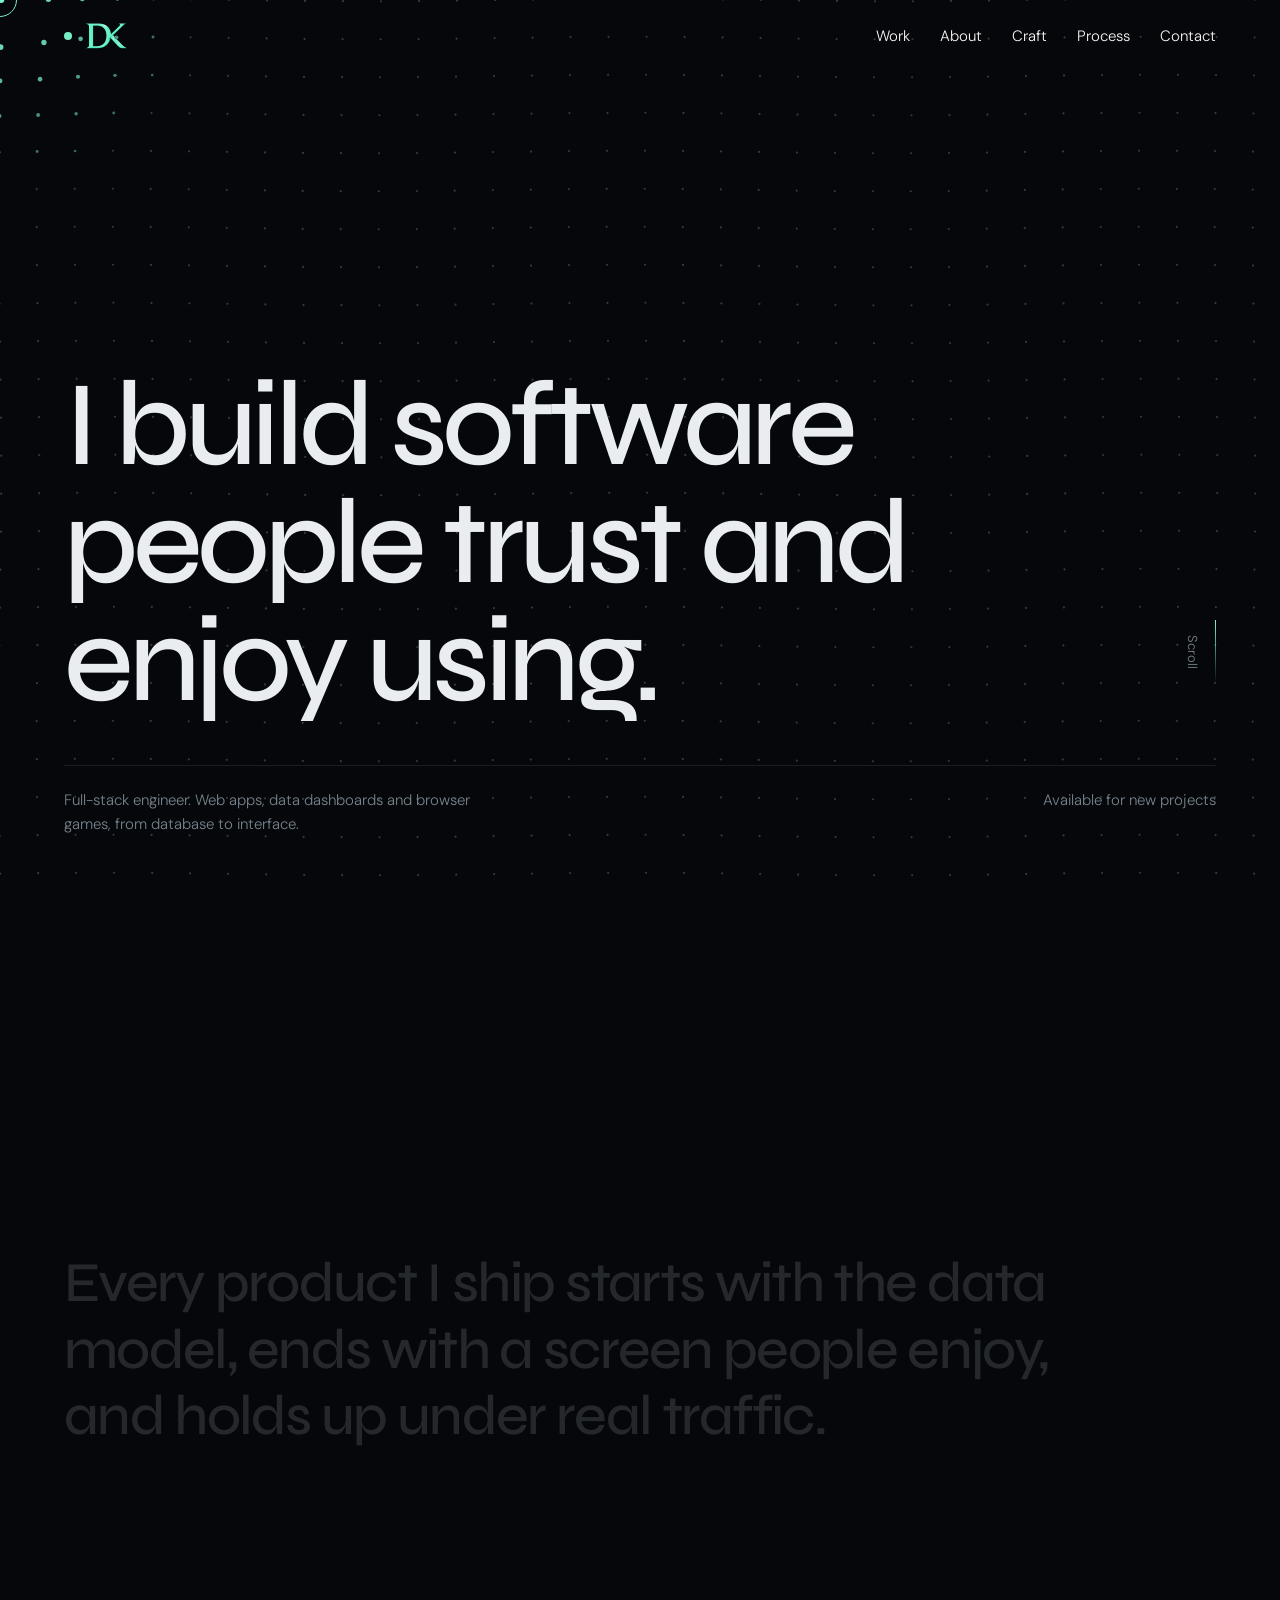
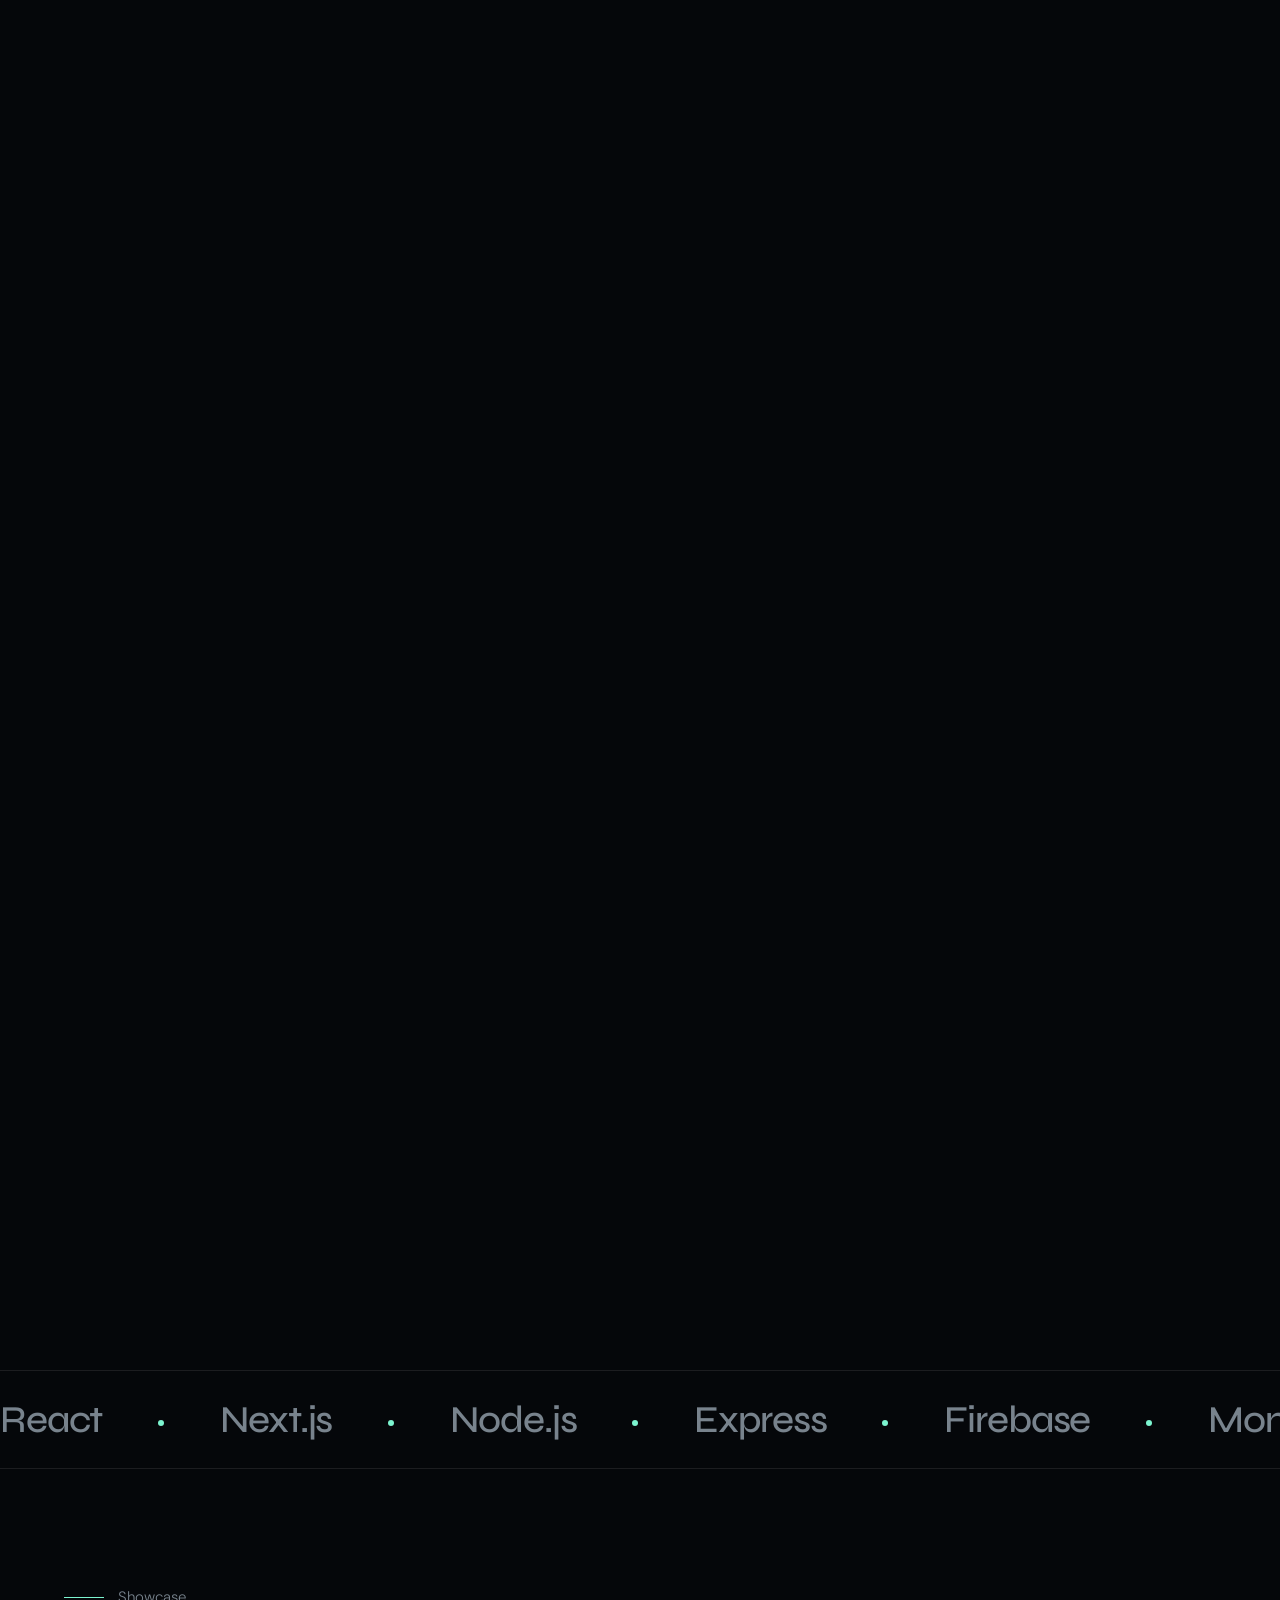
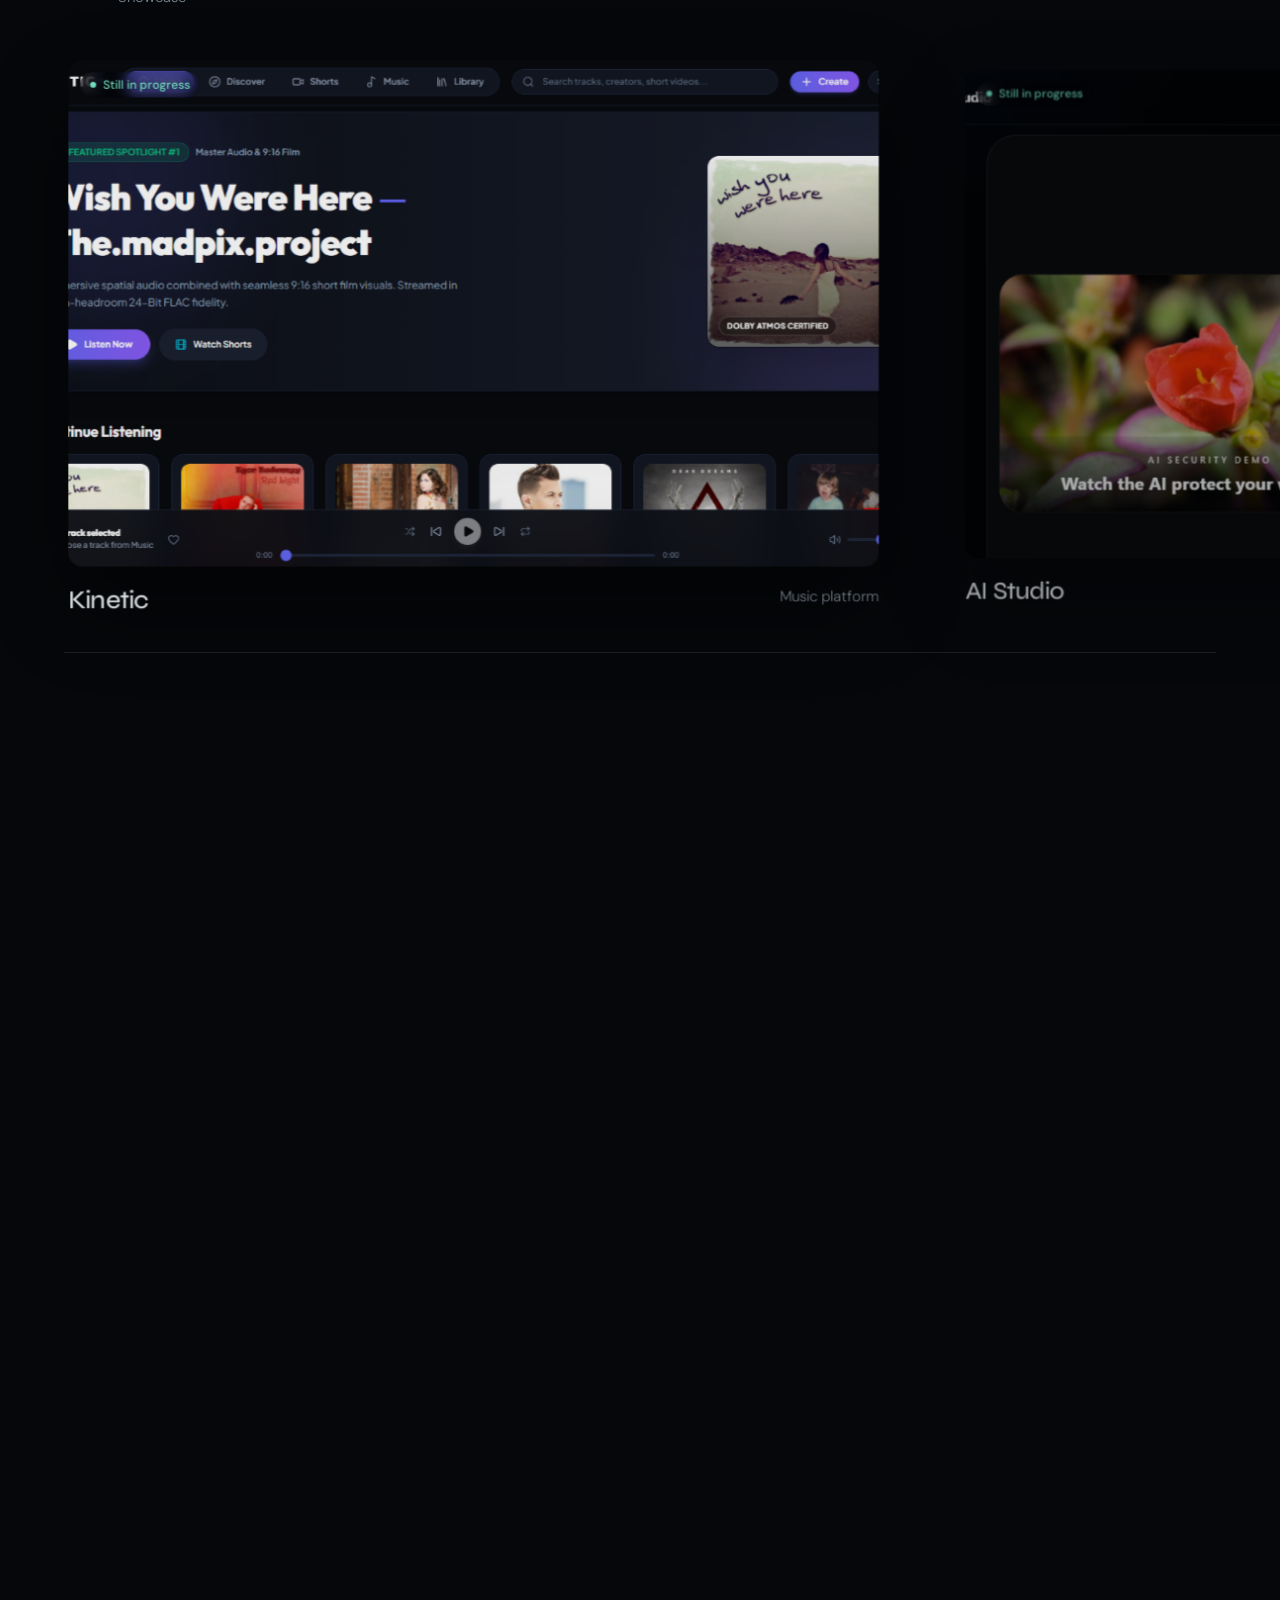
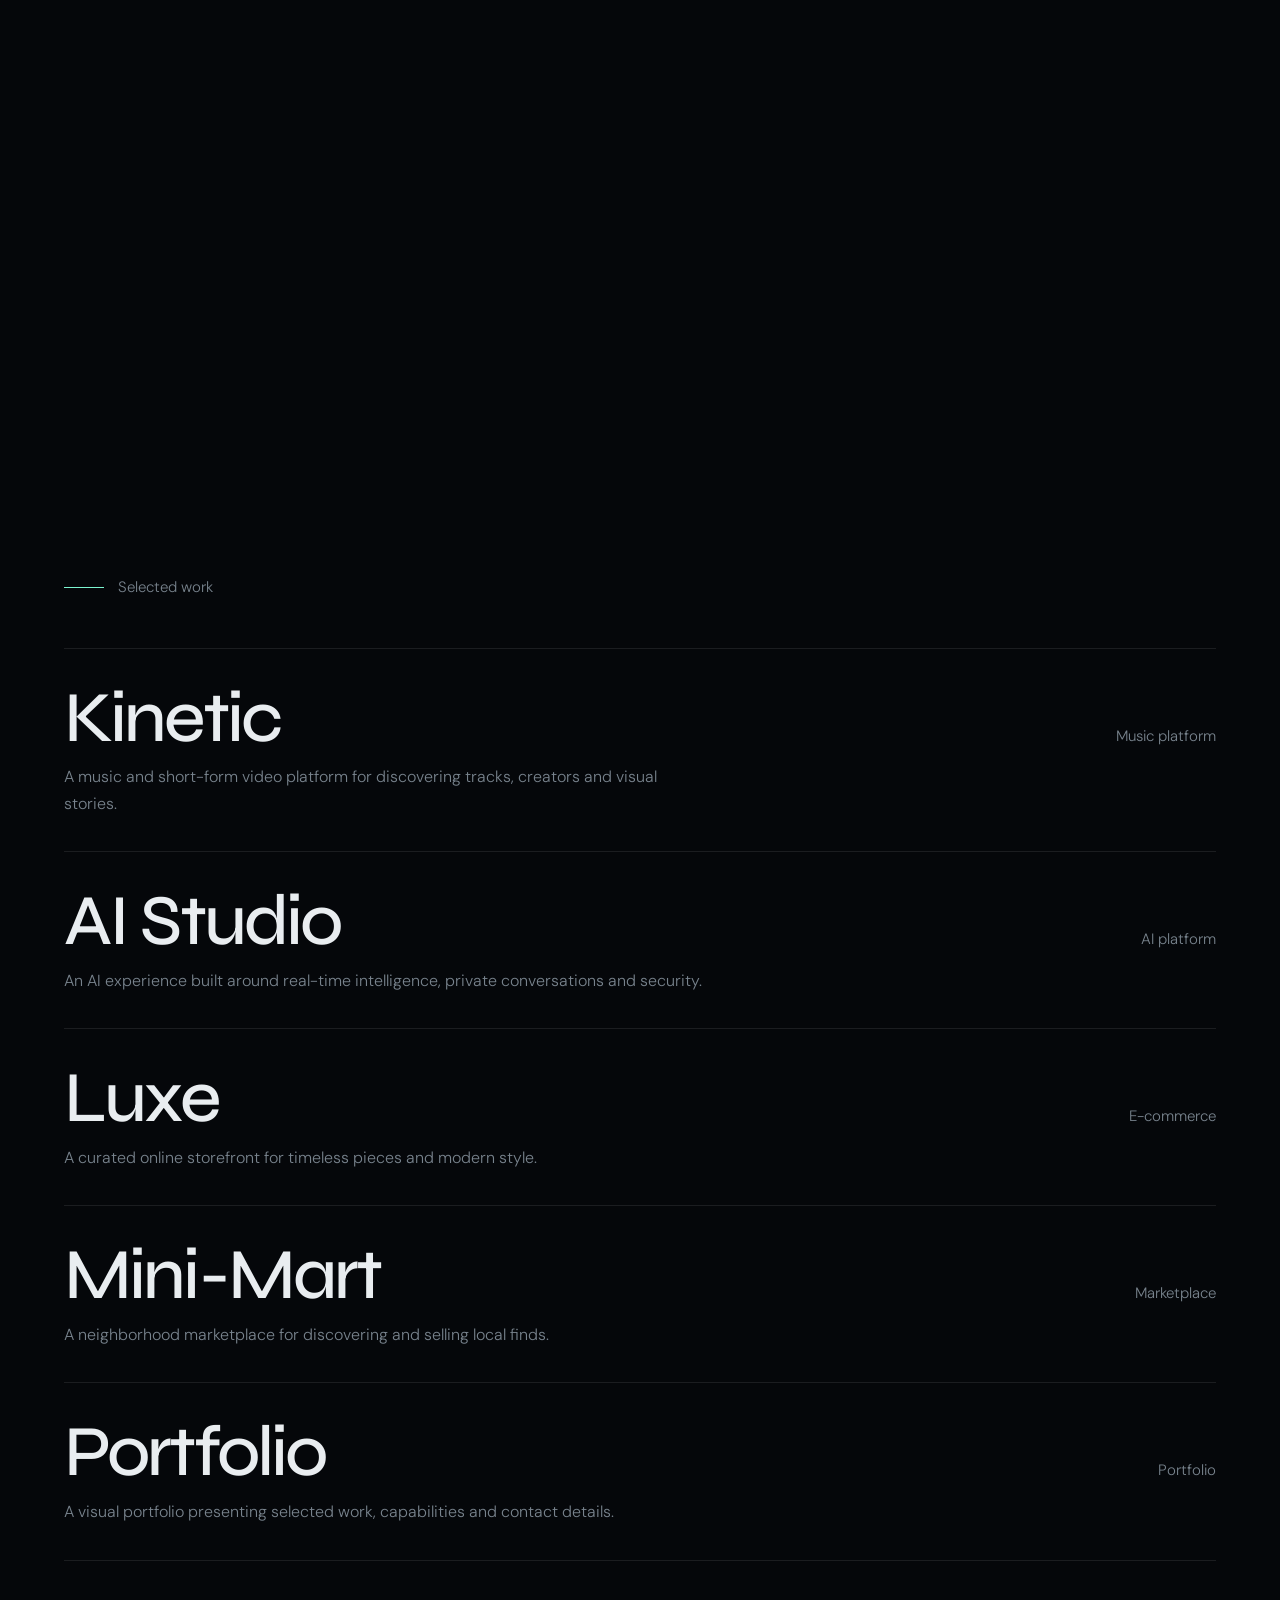
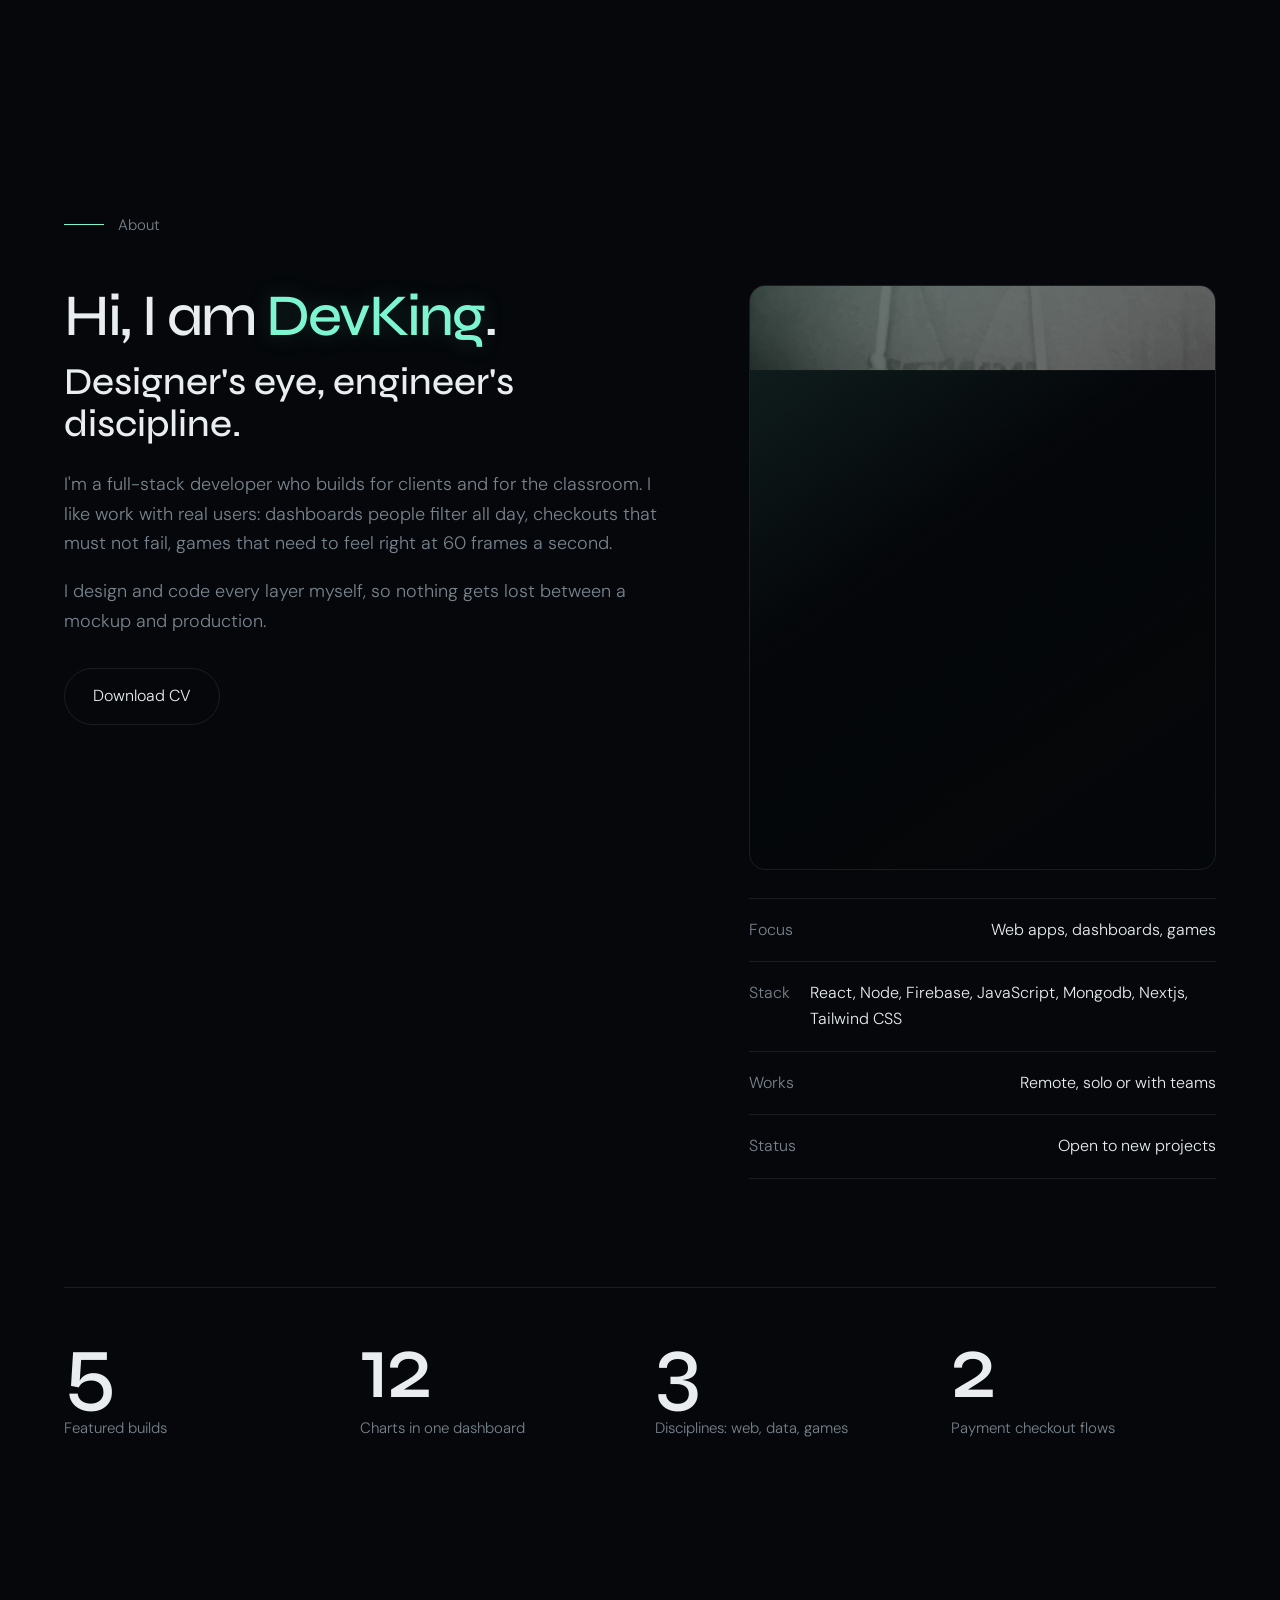
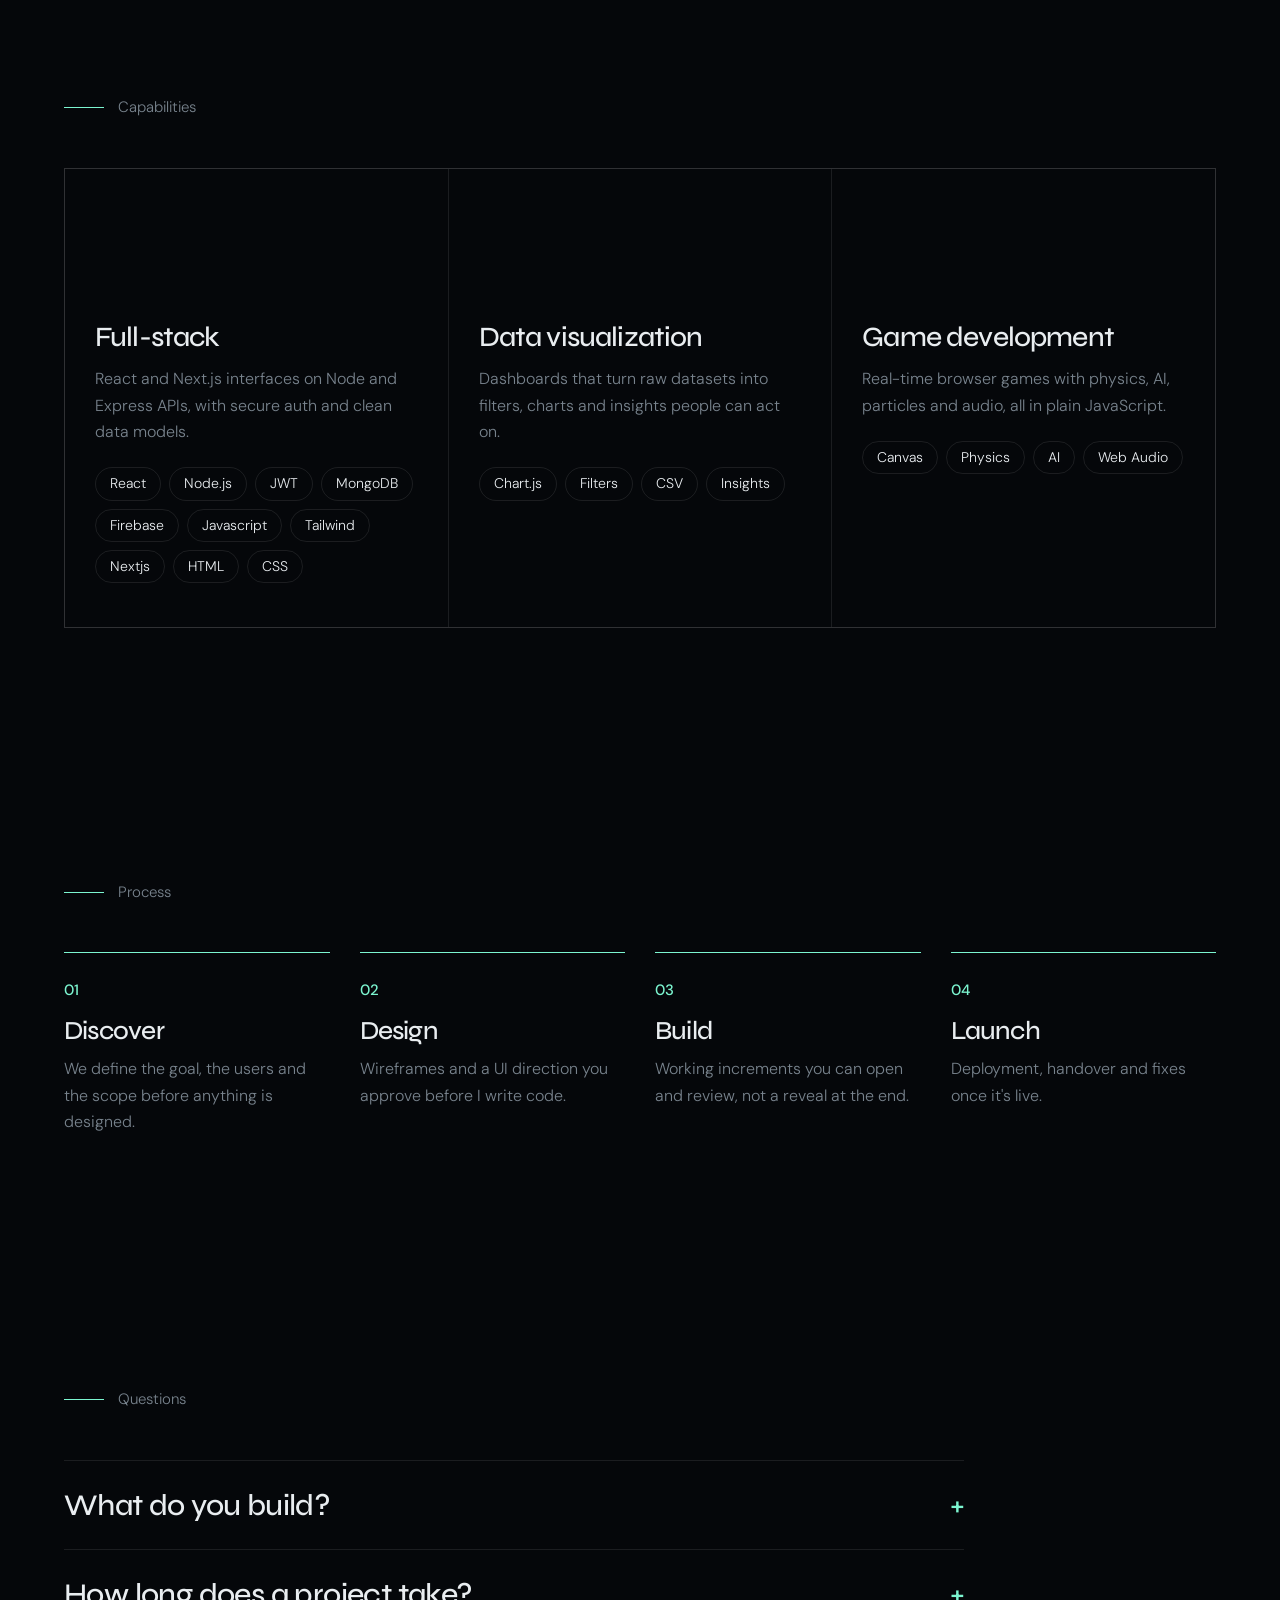
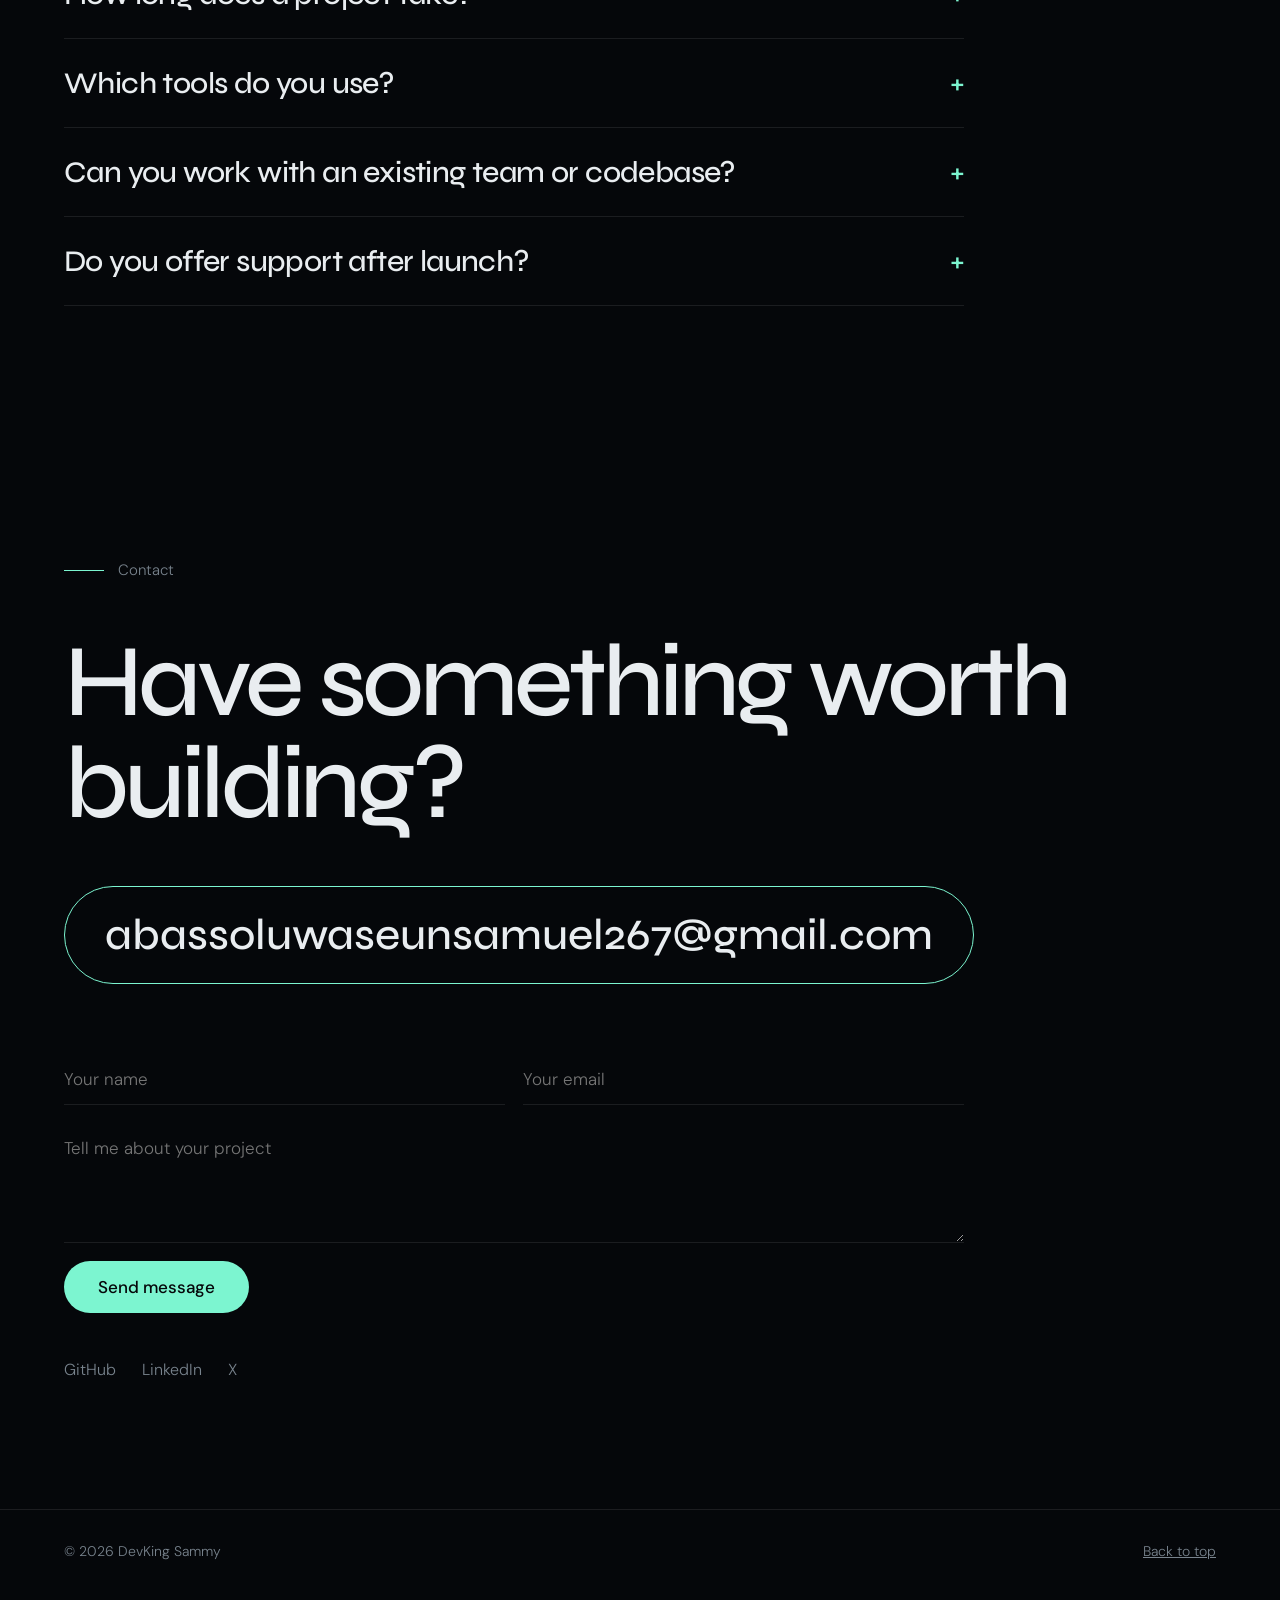
<file: index.html>
<!DOCTYPE html>
<html lang="en">
<head>
<meta charset="utf-8">
<meta name="viewport" content="width=device-width, initial-scale=1, viewport-fit=cover">
<title>DevKing Sammy — Software engineer</title>
<meta name="description" content="Full-stack engineer building web apps, data dashboards and browser games.">
<meta name="theme-color" content="#05070a"><meta property="og:title" content="DevKing Sammy: Software engineer"><meta property="og:description" content="Full-stack engineer building web apps, data dashboards and browser games."><meta property="og:type" content="website">
<link rel="icon" type="image/png" href="images/real%20logo.png">
<link href="https://fonts.googleapis.com/css2?family=DM+Sans:wght@300;400;500&family=Syne:wght@500;600&display=swap" rel="stylesheet">
<style>
:root{--bg:#05070a;--ink:#e9edf0;--mute:#78838d;--acc:#7cf5d0;--gold:#d8b46a;--line:rgba(255,255,255,.09);
--d:'Syne','Trebuchet MS',sans-serif;--b:'DM Sans','Segoe UI',sans-serif;
box-sizing:border-box;padding-top:env(safe-area-inset-top,0px);padding-bottom:env(safe-area-inset-bottom,0px)}
html{scroll-behavior:smooth;scroll-padding-top:88px}
*,*::before,*::after{box-sizing:inherit}
body{margin:0;background:var(--bg);color:var(--ink);font:300 18px/1.65 var(--b);overflow-x:hidden}
::selection{background:var(--acc);color:#05070a}
a{color:inherit}
a:focus-visible,button:focus-visible{outline:2px solid var(--acc);outline-offset:4px}
/* loader */
#load{position:fixed;inset:0;z-index:110;background:var(--bg);display:flex;align-items:flex-end;justify-content:space-between;padding:5vw;transition:transform 1s cubic-bezier(.76,0,.24,1)}
#load.out{transform:translateY(-100%)}
#load b{font:500 clamp(60px,14vw,180px)/1 var(--d);letter-spacing:-.04em}
#load span{color:var(--mute);font-size:15px;padding-bottom:1.2vw}
@media(max-width:600px){#load{padding:24px 6vw;gap:14px}#load b{font-size:clamp(48px,15vw,66px)}#load span{font-size:clamp(13px,3.8vw,15px);padding-bottom:.45em}}
/* nav */
nav{position:fixed;top:env(safe-area-inset-top,0px);left:0;right:0;z-index:50;display:flex;justify-content:space-between;align-items:center;padding:20px 5vw;mix-blend-mode:difference}
nav a{text-decoration:none;font-size:15px;color:#fff}
nav .links{display:flex;gap:30px}
nav .st{display:flex;align-items:center;gap:10px}
nav .st i{width:8px;height:8px;border-radius:50%;background:var(--acc);box-shadow:0 0 0 0 rgba(124,245,208,.7);animation:pl 2.2s infinite}
.st .brand{display:block;width:48px;height:32px;overflow:hidden;transition:transform .4s cubic-bezier(.16,1,.3,1)}
.st .brand img{width:100%;height:100%;display:block;object-fit:contain;transition:filter .4s}
.st .brand:hover,.st .brand:focus-visible{transform:translateY(-2px) scale(1.08) rotate(-3deg)}
.st .brand:hover img,.st .brand:focus-visible img{filter:drop-shadow(0 0 12px rgba(124,245,208,.72))}
.menu-toggle{display:none}
@keyframes pl{70%{box-shadow:0 0 0 10px rgba(124,245,208,0)}100%{box-shadow:0 0 0 0 rgba(124,245,208,0)}}
#ring{position:fixed;left:0;top:0;width:34px;height:34px;margin:-17px 0 0 -17px;border:1px solid var(--acc);border-radius:50%;pointer-events:none;z-index:90;transition:width .3s,height .3s,margin .3s,background .3s;mix-blend-mode:difference}
#ring.big{width:80px;height:80px;margin:-40px 0 0 -40px}
/* hero */
.hero{position:relative;height:100vh;min-height:620px;display:flex;flex-direction:column;justify-content:flex-end;padding:0 5vw 7vh}
#cv{position:absolute;inset:0;width:100%;height:100%}
.hero h1{position:relative;font:500 clamp(44px,9.4vw,146px)/.98 var(--d);letter-spacing:-.045em;margin:0;max-width:12em}
.hero h1 .l{display:block;overflow:hidden}
.hero h1 .l span{display:block;transform:translateY(110%);transition:transform 1.1s cubic-bezier(.16,1,.3,1)}
body.go .hero h1 .l span{transform:none}
.hero h1 .l:nth-child(2) span{transition-delay:.12s}.hero h1 .l:nth-child(3) span{transition-delay:.24s}
.meta{position:relative;display:flex;justify-content:space-between;gap:30px;flex-wrap:wrap;margin-top:44px;padding-top:22px;border-top:1px solid var(--line);color:var(--mute);font-size:15px}
.meta p{margin:0;max-width:30em}
/* generic */
section{position:relative;padding:14vh 5vw}
.lab{color:var(--mute);font-size:15px;display:flex;align-items:center;gap:14px;margin-bottom:48px}
.lab::before{content:"";width:40px;height:1px;background:var(--acc)}
.rv{opacity:0;transform:translateY(30px);transition:opacity .9s,transform .9s cubic-bezier(.16,1,.3,1)}
.rv.in{opacity:1;transform:none}
/* statement */
.stmt{height:230vh;padding:0}
.stmt div{position:sticky;top:0;height:100vh;display:flex;align-items:center;padding:0 5vw}
.stmt p{font:500 clamp(26px,4.4vw,62px)/1.18 var(--d);letter-spacing:-.03em;margin:0;max-width:18em}
.stmt .w{opacity:.14;transition:opacity .25s,color .25s}
.stmt .w.on{opacity:1}
.stmt .w.k.on{color:var(--acc)}
/* work */
.pj{display:grid;grid-template-columns:1fr auto;gap:10px 30px;align-items:baseline;padding:34px 0;border-top:1px solid var(--line);text-decoration:none;transition:padding .4s,color .3s;position:relative}
.pj:last-child{border-bottom:1px solid var(--line)}
.pj h3{font:500 clamp(30px,5.6vw,80px)/1 var(--d);letter-spacing:-.04em;margin:0;transition:transform .5s cubic-bezier(.16,1,.3,1)}
.pj small{color:var(--mute);font-size:15px;text-align:right}
.pj p{grid-column:1/-1;margin:0;color:var(--mute);max-width:40em;font-size:16px}
.pj:hover h3{transform:translateX(18px);color:var(--acc)}
#pv{position:fixed;left:0;top:0;width:330px;height:220px;border:1px solid var(--line);border-radius:14px;background:rgba(12,16,20,.82);backdrop-filter:blur(18px);z-index:60;pointer-events:none;opacity:0;transform:scale(.85);transition:opacity .3s,scale .3s;overflow:hidden;box-shadow:0 30px 80px rgba(0,0,0,.6)}
#pv.show{opacity:1}
#pv img{width:100%;height:100%;display:block;object-fit:cover}
.progress-flag{position:absolute;top:12px;left:12px;z-index:2;display:inline-flex;align-items:center;gap:7px;max-width:calc(100% - 24px);padding:6px 10px;border:0;border-radius:99px;background:rgba(5,7,10,.4);backdrop-filter:blur(8px);-webkit-backdrop-filter:blur(8px);color:var(--acc);font:500 12px/1.2 var(--b);text-shadow:0 1px 8px rgba(0,0,0,.75);white-space:nowrap}
.progress-flag::before{content:"";width:6px;height:6px;flex:0 0 6px;border-radius:50%;background:var(--acc);animation:progressPulse 1.5s ease-in-out infinite}
@keyframes progressPulse{50%{box-shadow:0 0 0 4px rgba(124,245,208,0);opacity:.6}}
#pv .progress-flag,.thumb .progress-flag{top:8px;left:8px}
/* capabilities */
.cap{display:grid;grid-template-columns:repeat(3,1fr);gap:1px;background:var(--line);border:1px solid var(--line)}
.cap>div{background:var(--bg);padding:36px 30px 44px}
.cap h3{font:500 28px var(--d);letter-spacing:-.03em;margin:26px 0 12px}
.cap p{margin:0;color:var(--mute);font-size:16px}
.cap svg{width:100%;height:80px;overflow:visible}
.cap path{fill:none;stroke:var(--acc);stroke-width:1.5;stroke-dasharray:400;stroke-dashoffset:400;transition:stroke-dashoffset 2s cubic-bezier(.16,1,.3,1)}
.cap .in path{stroke-dashoffset:0}
.cap ul{list-style:none;padding:0;margin:22px 0 0;display:flex;flex-wrap:wrap;gap:8px}
.cap li{border:1px solid var(--line);border-radius:99px;padding:4px 14px;font-size:14px;color:var(--ink)}
/* contact */
.ct{min-height:80vh;display:flex;flex-direction:column;justify-content:center}
.ct h2{font:500 clamp(40px,8vw,120px)/1 var(--d);letter-spacing:-.045em;margin:0 0 50px;max-width:11em}
.mag{align-self:flex-start;display:inline-flex;align-items:center;gap:16px;font:500 clamp(20px,3.4vw,44px) var(--d);text-decoration:none;padding:22px 40px;border:1px solid var(--acc);border-radius:99px;transition:background .4s,color .4s}
.mag:hover{background:var(--acc);color:#05070a}
footer{display:flex;justify-content:space-between;padding:30px 5vw 40px;color:var(--mute);font-size:14px;border-top:1px solid var(--line)}
/* marquee */
.mq{overflow:hidden;border-block:1px solid var(--line);padding:26px 0}
.mq div{display:flex;gap:56px;width:max-content;animation:mq 36s linear infinite;font:500 clamp(22px,3vw,38px) var(--d);letter-spacing:-.03em;color:var(--mute)}
.mq span::after{content:"";display:inline-block;width:6px;height:6px;border-radius:50%;background:var(--acc);margin-left:56px;vertical-align:middle}
@keyframes mq{to{transform:translateX(-50%)}}
.h2{font:500 clamp(30px,4.6vw,64px)/1.08 var(--d);letter-spacing:-.035em;margin:0 0 28px}
.about-intro{margin-bottom:12px}
.about-intro .name{display:inline-block;color:var(--acc);text-shadow:0 0 24px rgba(124,245,208,.18);transform-origin:left bottom}
.ab.in .about-intro .name{animation:devkingIntro .7s cubic-bezier(.16,1,.3,1) both}
@keyframes devkingIntro{from{opacity:0;transform:translateY(10px) rotate(-3deg)}to{opacity:1;transform:none}}
.about-strap{font:500 clamp(23px,3vw,38px)/1.12 var(--d);margin:0 0 24px;max-width:17em}
.ab{display:grid;grid-template-columns:1.3fr 1fr;gap:6vw;align-items:start}
.ab p{color:var(--mute);margin:0 0 18px;max-width:34em}
.facts{border-top:1px solid var(--line)}
.facts div{display:flex;justify-content:space-between;gap:20px;padding:18px 0;border-bottom:1px solid var(--line);font-size:16px}
.facts span{color:var(--mute)}
.cvb{display:inline-block;margin-top:14px;padding:14px 28px;border:1px solid var(--line);border-radius:99px;text-decoration:none;font-size:16px;transition:border-color .3s,color .3s}
.cvb:hover{border-color:var(--acc);color:var(--acc)}
.steps{display:grid;grid-template-columns:repeat(4,1fr);gap:30px}
.steps div{border-top:1px solid var(--acc);padding-top:22px}
.steps b{font:500 15px var(--b);color:var(--acc)}
.steps h3{font:500 26px var(--d);letter-spacing:-.03em;margin:10px 0}
.steps p{color:var(--mute);font-size:16px;margin:0}
.faq{max-width:900px}
details{border-top:1px solid var(--line)}
details:last-of-type{border-bottom:1px solid var(--line)}
summary{list-style:none;cursor:pointer;display:flex;justify-content:space-between;gap:20px;padding:26px 0;font:500 clamp(20px,2.6vw,30px) var(--d);letter-spacing:-.02em}
summary::-webkit-details-marker{display:none}
summary::after{content:"+";color:var(--acc);transition:transform .3s}
details[open] summary::after{transform:rotate(45deg)}
details p{margin:0 0 28px;color:var(--mute);max-width:40em}
dialog{background:#0a0d11;color:var(--ink);border:1px solid var(--line);border-radius:18px;width:min(860px,92vw);max-height:88vh;padding:0;overflow:auto}
dialog::backdrop{background:rgba(3,5,7,.75);backdrop-filter:blur(8px)}
dialog[open]{animation:dg .5s cubic-bezier(.16,1,.3,1)}
@keyframes dg{from{opacity:0;transform:translateY(30px) scale(.97)}}
.csi{padding:clamp(22px,4vw,44px)}
.csi small{color:var(--mute);font-size:15px}
.csi h3{font:500 clamp(34px,6vw,64px)/1 var(--d);letter-spacing:-.04em;margin:8px 0 28px}
.csi h4{font:500 15px var(--b);color:var(--acc);margin:26px 0 8px}
.csi p{margin:0;color:var(--mute);max-width:36em}
.csi ul{margin:0;padding-left:20px;color:var(--mute)}
.csi li{margin-bottom:6px}
.csv{width:100%;height:auto;background:rgba(255,255,255,.03);border:1px solid var(--line);border-radius:12px;margin-bottom:24px}
#csx{position:absolute;right:18px;top:16px;font:400 15px var(--b);color:var(--ink);background:rgba(255,255,255,.06);border:1px solid var(--line);border-radius:99px;padding:8px 18px;cursor:pointer}
.cf{display:grid;grid-template-columns:1fr 1fr;gap:18px;margin-top:70px;max-width:900px}
.cf input,.cf textarea{font:300 17px var(--b);color:var(--ink);background:transparent;border:0;border-bottom:1px solid var(--line);padding:14px 0;width:100%;outline:none;transition:border-color .3s}
.cf input:focus,.cf textarea:focus{border-color:var(--acc)}
.cf textarea{grid-column:1/-1;min-height:120px;resize:vertical}
.cf button{grid-column:1/-1;justify-self:start;font:500 17px var(--b);background:var(--acc);color:#05070a;border:0;border-radius:99px;padding:15px 34px;cursor:pointer}
.soc{display:flex;gap:26px;margin-top:44px;font-size:16px}
.soc a{text-decoration:none;color:var(--mute)}.soc a:hover{color:var(--acc)}
@media(max-width:800px){.ab,.cf{grid-template-columns:1fr}.steps{grid-template-columns:1fr 1fr}}
/* v3 */
#pg{position:fixed;top:0;left:0;right:0;height:2px;background:linear-gradient(90deg,var(--acc),var(--gold));transform-origin:0 50%;transform:scaleX(0);z-index:95}
#up{position:fixed;right:24px;bottom:calc(24px + env(safe-area-inset-bottom,0px));width:48px;height:48px;border-radius:50%;border:1px solid var(--line);background:rgba(10,13,17,.8);backdrop-filter:blur(10px);display:grid;place-items:center;text-decoration:none;z-index:70;opacity:0;pointer-events:none;transform:translateY(12px);transition:.4s}
#up.show{opacity:1;pointer-events:auto;transform:none}#up:hover{border-color:var(--acc);color:var(--acc)}
.sh{position:absolute;right:5vw;bottom:24vh;display:flex;flex-direction:column;align-items:center;gap:12px;color:var(--mute);font-size:13px;writing-mode:vertical-rl}
.sh i{width:1px;height:64px;background:linear-gradient(var(--acc),transparent);animation:sh 2.2s infinite}
@keyframes sh{0%{transform:scaleY(0);transform-origin:top}50%{transform:scaleY(1);transform-origin:top}51%{transform-origin:bottom}100%{transform:scaleY(0);transform-origin:bottom}}
.sc{height:420vh;padding:0}
.sct{position:sticky;top:0;height:100vh;overflow:hidden;display:flex;flex-direction:column;justify-content:center;padding-left:5vw}
.rail{display:flex;gap:5vw;width:max-content;will-change:transform;padding-right:10vw}
.sl{flex:0 0 min(64vw,820px);margin:0;position:relative}
.sl img{width:100%;aspect-ratio:16/10;object-fit:cover;display:block;border-radius:14px;box-shadow:0 40px 90px rgba(0,0,0,.55)}
.sl figcaption{display:flex;justify-content:space-between;gap:20px;margin-top:18px;color:var(--mute);font-size:15px}
.sl figcaption b{font:500 26px var(--d);letter-spacing:-.03em;color:var(--ink)}
.spg{height:1px;background:var(--line);margin:34px 5vw 0 0;position:relative}
.spg i{position:absolute;inset:0;background:var(--acc);transform-origin:0 50%;transform:scaleX(0)}
.ci{clip-path:inset(100% 0 0 0);transition:clip-path 1.3s cubic-bezier(.16,1,.3,1)}.ci.in{clip-path:inset(0)}
.pt{aspect-ratio:4/5;overflow:hidden;border-radius:16px;border:1px solid var(--line);margin-bottom:28px;position:relative;transition:transform .55s cubic-bezier(.16,1,.3,1),box-shadow .55s,border-color .55s}
.pt img{width:100%;height:120%;object-fit:cover;display:block;margin-top:-10%}
.pt::after{content:"";position:absolute;inset:0;pointer-events:none;background:linear-gradient(145deg,rgba(124,245,208,.17),transparent 42%,rgba(5,7,10,.3));opacity:.7;transition:opacity .5s}
@media(hover:hover){.pt:hover{transform:translateY(-8px) rotate(-1deg);border-color:rgba(124,245,208,.55);box-shadow:0 26px 80px rgba(0,0,0,.5)}.pt:hover::after{opacity:.22}}
.stats{display:grid;grid-template-columns:repeat(4,1fr);gap:30px;margin-top:12vh;border-top:1px solid var(--line);padding-top:36px}
.stats b{display:block;font:500 clamp(44px,7vw,96px)/1 var(--d);letter-spacing:-.04em}
.stats span{color:var(--mute);font-size:15px}
.thumb{display:none}
@media(hover:none){.thumb{display:block;grid-column:1/-1;position:relative;width:100%;margin-top:12px}.thumb img{width:100%;display:block;border-radius:10px}}
@media(max-width:800px){.stats{grid-template-columns:1fr 1fr}.sl{flex-basis:82vw}.sc{height:320vh}.sh{display:none}}
@media(max-width:800px){.cap{grid-template-columns:1fr}.meta{flex-direction:column;gap:14px}nav{padding:16px 5vw;mix-blend-mode:normal;background:rgba(5,7,10,.86);backdrop-filter:blur(14px)}nav .menu-toggle{width:44px;height:44px;display:flex;flex-direction:column;justify-content:center;align-items:center;gap:6px;padding:0;border:1px solid var(--line);border-radius:50%;background:rgba(255,255,255,.04);color:var(--ink);cursor:pointer}nav .menu-toggle span{width:16px;height:1px;background:currentColor;transition:transform .35s cubic-bezier(.16,1,.3,1),width .35s}nav .menu-toggle[aria-expanded="true"] span:first-child{transform:translateY(3.5px) rotate(45deg)}nav .menu-toggle[aria-expanded="true"] span:last-child{transform:translateY(-3.5px) rotate(-45deg)}nav .links{position:absolute;top:calc(100% - 1px);left:4vw;right:4vw;display:flex;flex-direction:column;gap:0;padding:8px 20px;border:1px solid var(--line);border-radius:8px;background:rgba(5,7,10,.97);backdrop-filter:blur(18px);opacity:0;visibility:hidden;transform:translateY(-10px) scale(.98);transform-origin:top right;transition:opacity .25s,transform .35s cubic-bezier(.16,1,.3,1),visibility .25s}nav .links.open{opacity:1;visibility:visible;transform:none}nav .links a{padding:14px 0;border-bottom:1px solid var(--line);font-size:16px}nav .links a:last-child{border-bottom:0}}
@media(max-width:800px){html{scroll-padding-top:72px}nav{position:fixed;top:env(safe-area-inset-top,0px);left:0;right:0;z-index:100;padding:10px 5vw}.st{gap:8px}.st .brand{width:44px;height:30px}nav .menu-toggle{width:42px;height:42px}nav .links{top:calc(100% + 8px);left:3vw;right:3vw}.stmt{height:190vh;height:190svh}.stmt div{height:100vh;height:100svh;justify-content:center;padding:0 7vw}.stmt p{max-width:15em;text-align:center;font-size:clamp(27px,7vw,32px);font-weight:600;line-height:1.16}.sc{height:240vh;height:240svh}.sct{height:100vh;height:100svh;padding-left:5vw}.sct .lab{margin-bottom:24px}.mag{align-self:flex-start;max-width:100%;width:fit-content;min-width:0;flex-wrap:wrap;justify-content:center;text-align:center;overflow-wrap:anywhere;word-break:break-word;font-size:clamp(16px,4.6vw,20px);line-height:1.35;padding:17px 18px;border-radius:18px}}
@media(hover:none){#ring,#pv{display:none}}
@media(prefers-reduced-motion:reduce){*{animation:none!important;transition-duration:.01ms!important}.hero h1 .l span{transform:none}.rv{opacity:1;transform:none}.stmt .w{opacity:1}html{scroll-behavior:auto}}
</style>
<script>window.FB={estateflow:"[data-uri]",eventvault:"[data-uri]",taskflow:"[data-uri]",techpro:"[data-uri]",racer:"[data-uri]",profile:"[data-uri]"}</script>
</head>
<body>
<div id="load"><span>Loading portfolio</span><b id="cnt">0</b></div>
<div id="ring"></div><div id="pg"></div><a id="up" href="#top" aria-label="Back to top">↑</a>
<div id="pv"></div>
<nav aria-label="Main navigation"><div class="st"><i></i><a class="brand" href="#top" aria-label="DevKing Sammy home"><img src="images/real%20logo.png" alt=""></a></div><div class="links" id="nav-links"><a href="#work">Work</a><a href="#about">About</a><a href="#craft">Craft</a><a href="#process">Process</a><a href="#contact">Contact</a></div><button class="menu-toggle" type="button" aria-label="Open navigation menu" aria-expanded="false" aria-controls="nav-links"><span></span><span></span></button></nav>

<header class="hero" id="top">
<canvas id="cv" aria-hidden="true"></canvas>
<div class="sh"><i></i>Scroll</div>
<h1 aria-label="I build software that people trust and enjoy using."><span class="l"><span>I build software</span></span><span class="l"><span>people trust and</span></span><span class="l"><span>enjoy using.</span></span></h1>
<div class="meta"><p>Full-stack engineer. Web apps, data dashboards and browser games, from database to interface.</p><span>Available for new projects</span></div>
</header>

<section class="stmt" id="stmt"><div><p id="sp">Every product I ship starts with the data model, ends with a screen people enjoy, and holds up under real traffic.</p></div></section>

<div class="mq" aria-hidden="true"><div id="mq"></div></div>

<section class="sc" id="sc"><div class="sct"><div class="lab">Showcase</div><div class="rail" id="rail"></div><div class="spg"><i id="spg"></i></div></div></section>

<section id="work">
<div class="lab rv">Selected work</div>
<div id="list" class="rv"></div>
</section>

<section id="about">
<div class="lab rv">About</div>
<div class="ab rv">
<div><h2 class="h2 about-intro">Hi, I am <span class="name">DevKing</span>.</h2><h3 class="about-strap">Designer's eye, engineer's discipline.</h3>
<p>I'm a full-stack developer who builds for clients and for the classroom. I like work with real users: dashboards people filter all day, checkouts that must not fail, games that need to feel right at 60 frames a second.</p>
<p>I design and code every layer myself, so nothing gets lost between a mockup and production.</p>
<a class="cvb" href="" download>Download CV</a></div>
<div class="rc"><div class="pt rv"><img data-px src="images/profi.jpg" alt="Portrait of DevKing Sammy"></div><div class="facts"><div><span>Focus</span>Web apps, dashboards, games</div><div><span>Stack</span>React, Node, Firebase, JavaScript, Mongodb, Nextjs, Tailwind CSS</div><div><span>Works</span>Remote, solo or with teams</div><div><span>Status</span>Open to new projects</div></div></div>
</div>
<div class="stats rv"><div><b data-n="5">0</b><span>Featured builds</span></div><div><b data-n="12">0</b><span>Charts in one dashboard</span></div><div><b data-n="3">0</b><span>Disciplines: web, data, games</span></div><div><b data-n="2">0</b><span>Payment checkout flows</span></div></div>
</section>

<section id="craft">
<div class="lab rv">Capabilities</div>
<div class="cap rv" id="cap"></div>
</section>

<section id="process">
<div class="lab rv">Process</div>
<div class="steps rv">
<div><b>01</b><h3>Discover</h3><p>We define the goal, the users and the scope before anything is designed.</p></div>
<div><b>02</b><h3>Design</h3><p>Wireframes and a UI direction you approve before I write code.</p></div>
<div><b>03</b><h3>Build</h3><p>Working increments you can open and review, not a reveal at the end.</p></div>
<div><b>04</b><h3>Launch</h3><p>Deployment, handover and fixes once it's live.</p></div>
</div>
</section>

<section id="faq">
<div class="lab rv">Questions</div>
<div class="faq rv">
<details><summary>What do you build?</summary><p>Web apps, data dashboards and browser games, covering the database, the API and the interface.</p></details>
<details><summary>How long does a project take?</summary><p>It depends on scope. After a short discovery conversation I give you a written timeline and milestones.</p></details>
<details><summary>Which tools do you use?</summary><p>React and Next.js, Node and Express, Firebase and MongoDB, Chart.js for data, and Canvas for games.</p></details>
<details><summary>Can you work with an existing team or codebase?</summary><p>Yes. I can join a team, or pick up a project and improve it without rewriting what already works.</p></details>
<details><summary>Do you offer support after launch?</summary><p>Yes. Bug fixes and improvements continue after handover, and we agree the terms upfront.</p></details>
</div>
</section>

<section class="ct" id="contact">
<div class="lab rv">Contact</div>
<h2 class="rv">Have something worth building?</h2>
<a class="mag rv" id="mag" href="mailto:abassoluwaseunsamuel267@gmail.com">abassoluwaseunsamuel267@gmail.com</a>
<form class="cf rv" id="cf"><input name="n" placeholder="Your name" aria-label="Your name" required><input name="e" type="email" placeholder="Your email" aria-label="Your email" required><textarea name="m" placeholder="Tell me about your project" aria-label="Project details" required></textarea><button>Send message</button></form>
<div class="soc rv"><a href="https://github.com/devking-master/" rel="noopener">GitHub</a><a href="https://linkedin.com/" rel="noopener">LinkedIn</a><a href="https://x.com/" rel="noopener">X</a></div>
</section>
<footer><span>© 2026 DevKing Sammy</span><a href="#top">Back to top</a></footer>

<script>
const $=s=>document.querySelector(s),RM=matchMedia('(prefers-reduced-motion:reduce)').matches;
const navToggle=$('.menu-toggle'),navLinks=$('#nav-links');
function setMenu(open){navToggle.setAttribute('aria-expanded',String(open));navToggle.setAttribute('aria-label',open?'Close navigation menu':'Open navigation menu');navLinks.classList.toggle('open',open)}
navToggle.addEventListener('click',()=>setMenu(navToggle.getAttribute('aria-expanded')!=='true'));
navLinks.addEventListener('click',e=>{if(e.target.closest('a'))setMenu(false)});
addEventListener('keydown',e=>{if(e.key==='Escape')setMenu(false)});
addEventListener('resize',()=>{if(innerWidth>800)setMenu(false)});
/* data */
const P=[
["Kinetic","A music and short-form video platform for discovering tracks, creators and visual stories.","Music platform","https://kinetic-frontend-ecru.vercel.app/"],
["AI Studio","An AI experience built around real-time intelligence, private conversations and security.","AI platform","https://ai-studio-lovat-two.vercel.app/"],
["Luxe","A curated online storefront for timeless pieces and modern style.","E-commerce","https://luxe-vert.vercel.app/"],
["Mini-Mart","A neighborhood marketplace for discovering and selling local finds.","Marketplace","https://mini-mart-kappa.vercel.app/"],
["Portfolio","A visual portfolio presenting selected work, capabilities and contact details.","Portfolio","https://e-star-three.vercel.app/"]];
const IMG=['kinetic.png','Ai-Studio.png','Luxe.png','Mini-Mart.png','Portfolio.png'];
const projectImage=i=>`images/${IMG[i]}`;
const projectStatus=i=>i<2?'<span class="progress-flag">Still in progress</span>':'';
$('#list').innerHTML=P.map((p,i)=>`<a class="pj" href="${p[3]}" target="_blank" rel="noopener noreferrer" data-i="${i}"><h3>${p[0]}</h3><small>${p[2]}</small><p>${p[1]}</p><span class="thumb"><img class="th" loading="lazy" src="${projectImage(i)}" alt="${p[0]} website preview">${projectStatus(i)}</span></a>`).join('');
const C=[["Full-stack","React and Next.js interfaces on Node and Express APIs, with secure auth and clean data models.",["React","Node.js","JWT","MongoDB", "Firebase", "Javascript", "Tailwind", "Nextjs", "HTML", "CSS"],"M0 60 C40 60 40 20 80 20 S120 60 160 60 S200 20 240 20 S280 60 320 30"],
["Data visualization","Dashboards that turn raw datasets into filters, charts and insights people can act on.",["Chart.js","Filters","CSV","Insights"],"M0 70 L40 50 L80 58 L120 24 L160 40 L200 10 L240 30 L320 6"],
["Game development","Real-time browser games with physics, AI, particles and audio, all in plain JavaScript.",["Canvas","Physics","AI","Web Audio"],"M0 40 C30 0 60 80 90 40 S150 0 180 40 S240 80 270 40 S310 20 320 40"]];
$('#cap').innerHTML=C.map(c=>`<div><svg viewBox="0 0 320 80" aria-hidden="true"><path d="${c[3]}"/></svg><h3>${c[0]}</h3><p>${c[1]}</p><ul>${c[2].map(t=>`<li>${t}</li>`).join('')}</ul></div>`).join('');
/* statement words */
const sp=$('#sp'),K=['data','model,','screen','traffic.'];
sp.innerHTML=sp.textContent.split(' ').map(w=>`<span class="w${K.includes(w)?' k':''}">${w}</span>`).join(' ');
const W=[...document.querySelectorAll('.w')],st=$('#stmt');
/* scroll */
function scr(){const r=st.getBoundingClientRect(),p=Math.min(1,Math.max(0,-r.top/(r.height-innerHeight)))*1.15;
 W.forEach((w,i)=>w.classList.toggle('on',i/W.length<p))}
addEventListener('scroll',scr,{passive:true});scr();
const io=new IntersectionObserver(es=>es.forEach(e=>{if(e.isIntersecting){e.target.classList.add('in');io.unobserve(e.target)}}),{threshold:.12});
document.querySelectorAll('.rv,.ci').forEach(e=>io.observe(e));
/* marquee + form */
const T=['React','Next.js','Node.js','Express','Firebase','MongoDB','Chart.js','Canvas','Tailwind CSS','JWT'];
$('#mq').innerHTML=[...T,...T].map(t=>`<span>${t}</span>`).join('');
$('#cf').addEventListener('submit',e=>{e.preventDefault();const f=new FormData(e.target);
 location.href=`mailto:hello@yourdomain.com?subject=${encodeURIComponent('Project enquiry from '+f.get('n'))}&body=${encodeURIComponent(f.get('m')+'\n\nReply to: '+f.get('e'))}`});
/* showcase, parallax, counters, progress */
const SC=$('#sc'),rail=$('#rail'),pg=$('#pg'),up=$('#up'),pxs=[...document.querySelectorAll('[data-px]')],h1=$('.hero h1');
rail.innerHTML=P.map((p,i)=>`<figure class="sl"><img loading="lazy" src="${projectImage(i)}" alt="${p[0]} project photography">${projectStatus(i)}<figcaption><b>${p[0]}</b><span>${p[2]}</span></figcaption></figure>`).join('');
const sls=[...rail.children];
function sc2(){const y=scrollY,vh=innerHeight,vw=innerWidth;
 pg.style.transform=`scaleX(${y/Math.max(1,document.documentElement.scrollHeight-vh)})`;
 up.classList.toggle('show',y>vh*.8);
 const r=SC.getBoundingClientRect(),p=Math.min(1,Math.max(0,-r.top/(r.height-vh))),mx=Math.max(0,rail.scrollWidth-vw+vw*.05);
 rail.style.transform=`translateX(${-p*mx}px)`;$('#spg').style.transform=`scaleX(${p})`;
 sls.forEach(s=>{const b=s.getBoundingClientRect(),d=Math.min(1,Math.abs(b.left+b.width/2-vw/2)/vw);s.style.opacity=1-d*.6;s.style.transform=`scale(${1-d*.08})`});
 if(!RM){h1.style.transform=`translateY(${y*.18}px)`;h1.style.opacity=Math.max(0,1-y/(vh*.8));
  pxs.forEach(e=>{const b=e.parentElement.getBoundingClientRect();e.style.transform=`translateY(${(b.top+b.height/2-vh/2)*-.07}px)`})}}
addEventListener('scroll',sc2,{passive:true});addEventListener('resize',sc2);sc2();
document.querySelectorAll('[data-n]').forEach(el=>new IntersectionObserver((es,o)=>{if(es[0].isIntersecting){o.disconnect();const t=+el.dataset.n,s0=performance.now();(function f(now){const k=Math.min(1,(now-s0)/1600);el.textContent=Math.round(t*(1-Math.pow(1-k,3)));if(k<1)requestAnimationFrame(f)})(s0)}}).observe(el));
/* loader */
let n=0;const cnt=$('#cnt');
const tick=setInterval(()=>{n=Math.min(100,n+Math.ceil(Math.random()*9));cnt.textContent=n;
 if(n>=100){clearInterval(tick);setTimeout(()=>{$('#load').classList.add('out');document.body.classList.add('go')},250)}},RM?1:55);
/* cursor + preview */
const ring=$('#ring'),pv=$('#pv');let mx=0,my=0,rx=0,ry=0,px=0,py=0;
addEventListener('pointermove',e=>{mx=e.clientX;my=e.clientY});
document.querySelectorAll('a,button').forEach(a=>{a.addEventListener('pointerenter',()=>ring.classList.add('big'));a.addEventListener('pointerleave',()=>ring.classList.remove('big'))});
document.querySelectorAll('.pj').forEach(a=>{
 a.addEventListener('pointerenter',()=>{const i=+a.dataset.i;pv.innerHTML=`<img src="${projectImage(i)}" alt="">${projectStatus(i)}`;pv.classList.add('show')});
 a.addEventListener('pointerleave',()=>pv.classList.remove('show'))});
/* magnetic button */
const mg=$('#mag');
mg.addEventListener('pointermove',e=>{const r=mg.getBoundingClientRect();mg.style.transform=`translate(${(e.clientX-r.left-r.width/2)*.2}px,${(e.clientY-r.top-r.height/2)*.3}px)`});
mg.addEventListener('pointerleave',()=>mg.style.transform='');
/* hero field */
const cv=$('#cv'),x=cv.getContext('2d');let W2,H2,pts=[];const G=38;
function size(){const d=devicePixelRatio||1;W2=cv.clientWidth;H2=cv.clientHeight;cv.width=W2*d;cv.height=H2*d;x.setTransform(d,0,0,d,0,0);
 pts=[];for(let i=0;i<=W2/G+1;i++)for(let j=0;j<=H2/G+1;j++)pts.push({bx:i*G,by:j*G,x:i*G,y:j*G})}
addEventListener('resize',size);size();
function frame(t){
 rx+=(mx-rx)*.18;ry+=(my-ry)*.18;ring.style.transform=`translate(${rx}px,${ry}px)`;
 px+=(mx-px)*.08;py+=(my-py)*.08;pv.style.transform=`translate(${px+30}px,${py-110}px)`;
 x.clearRect(0,0,W2,H2);
 const r=cv.getBoundingClientRect(),cx=mx-r.left,cy=my-r.top;
 for(const p of pts){
  const wx=Math.sin(t/1600+p.by*.012)*4,wy=Math.cos(t/1900+p.bx*.012)*4;
  let dx=p.bx-cx,dy=p.by-cy,d=Math.hypot(dx,dy),f=Math.max(0,1-d/190);
  const tx=p.bx+wx+(d?dx/d:0)*f*f*46,ty=p.by+wy+(d?dy/d:0)*f*f*46;
  p.x+=(tx-p.x)*.12;p.y+=(ty-p.y)*.12;
  x.fillStyle=f>.02?`rgba(124,245,208,${.35+f*.65})`:'rgba(255,255,255,.2)';
  x.beginPath();x.arc(p.x,p.y,1.1+f*2.2,0,6.283);x.fill()}
 if(!RM)requestAnimationFrame(frame)}
requestAnimationFrame(frame);
</script>
</body>
</html>
</file>
